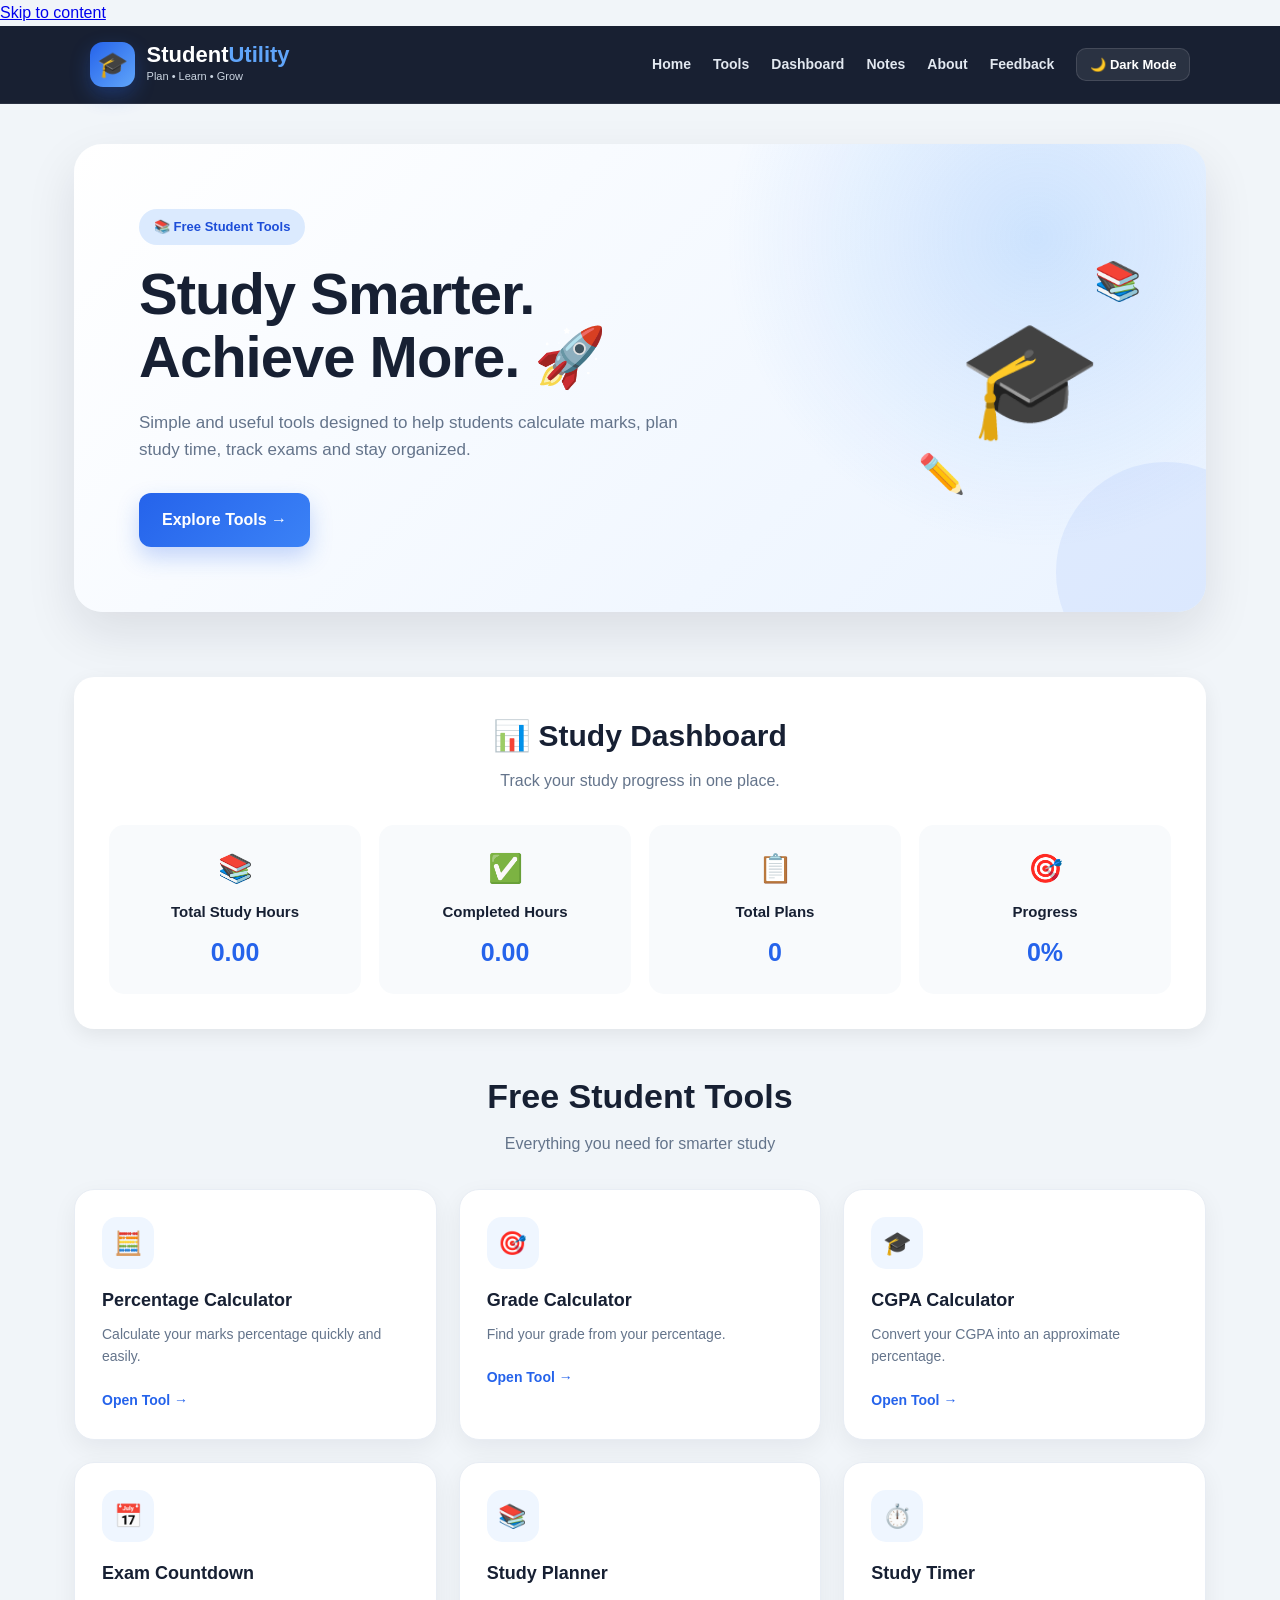
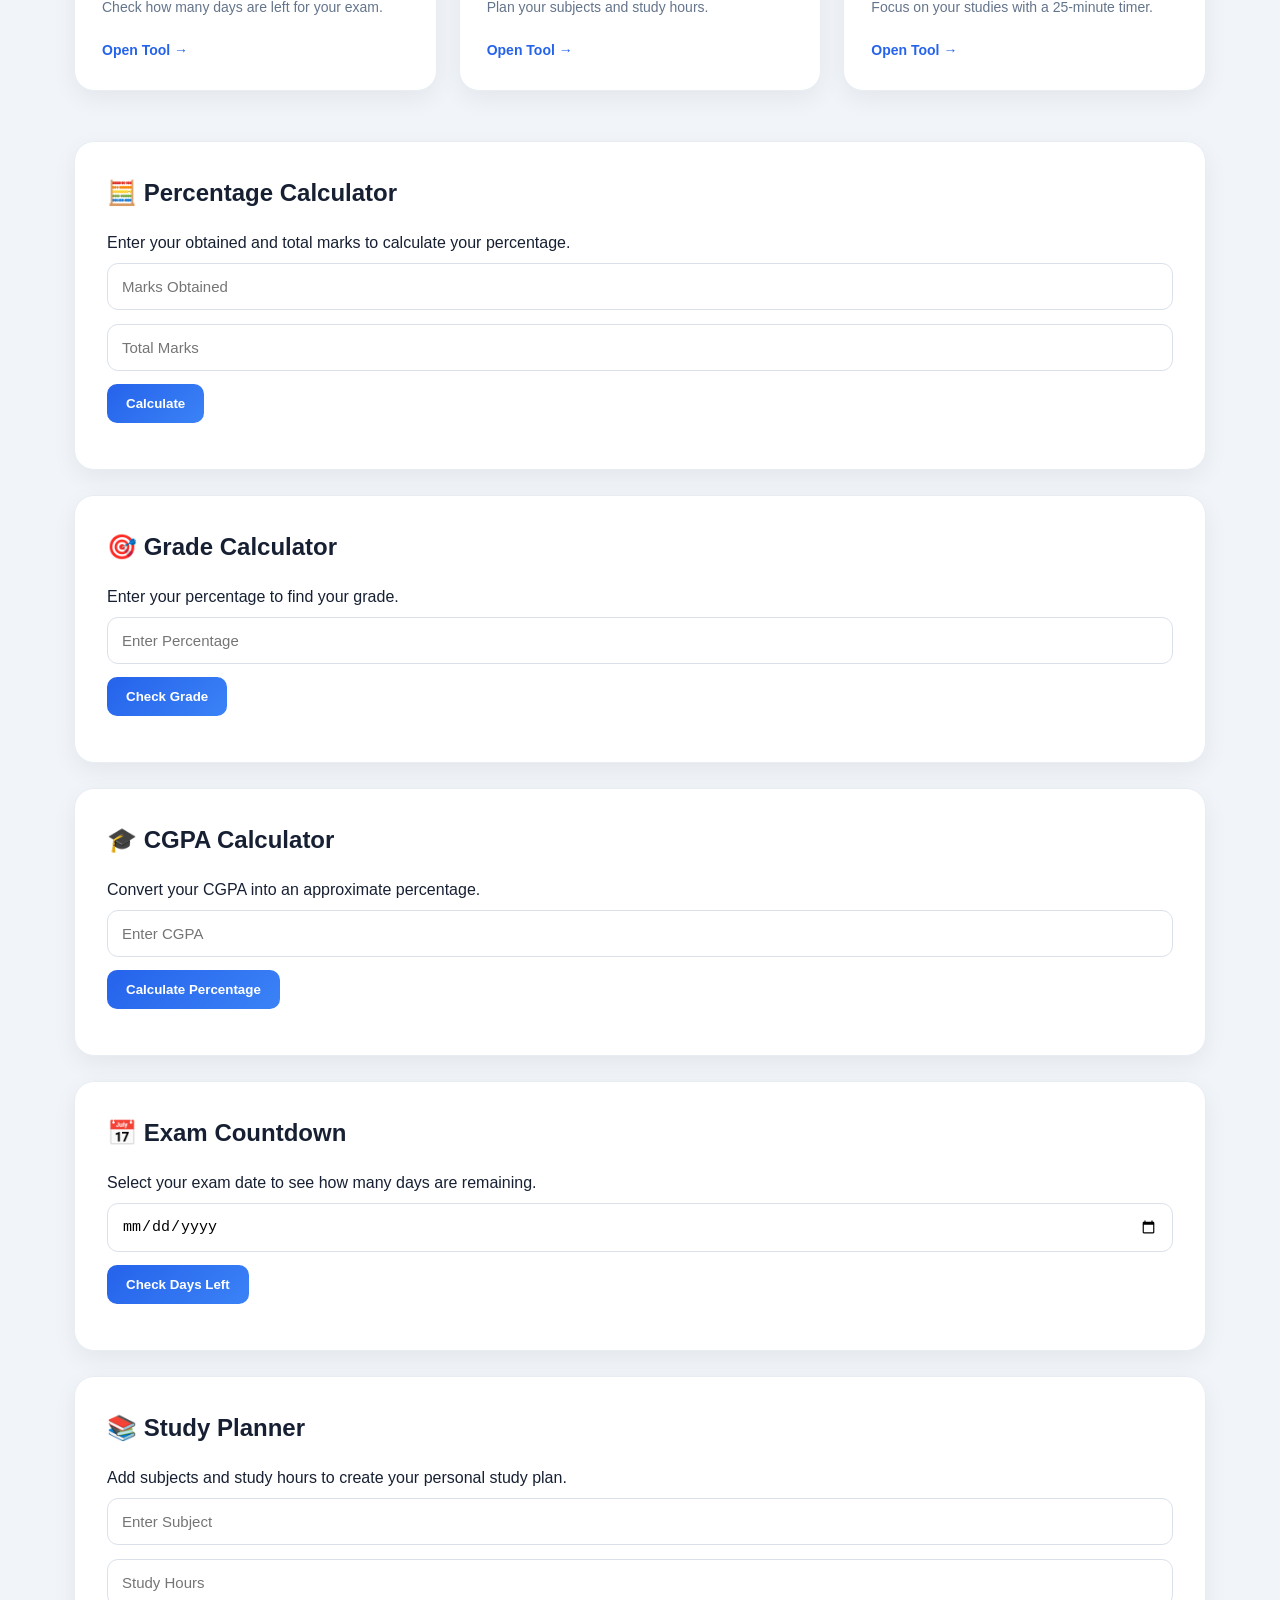
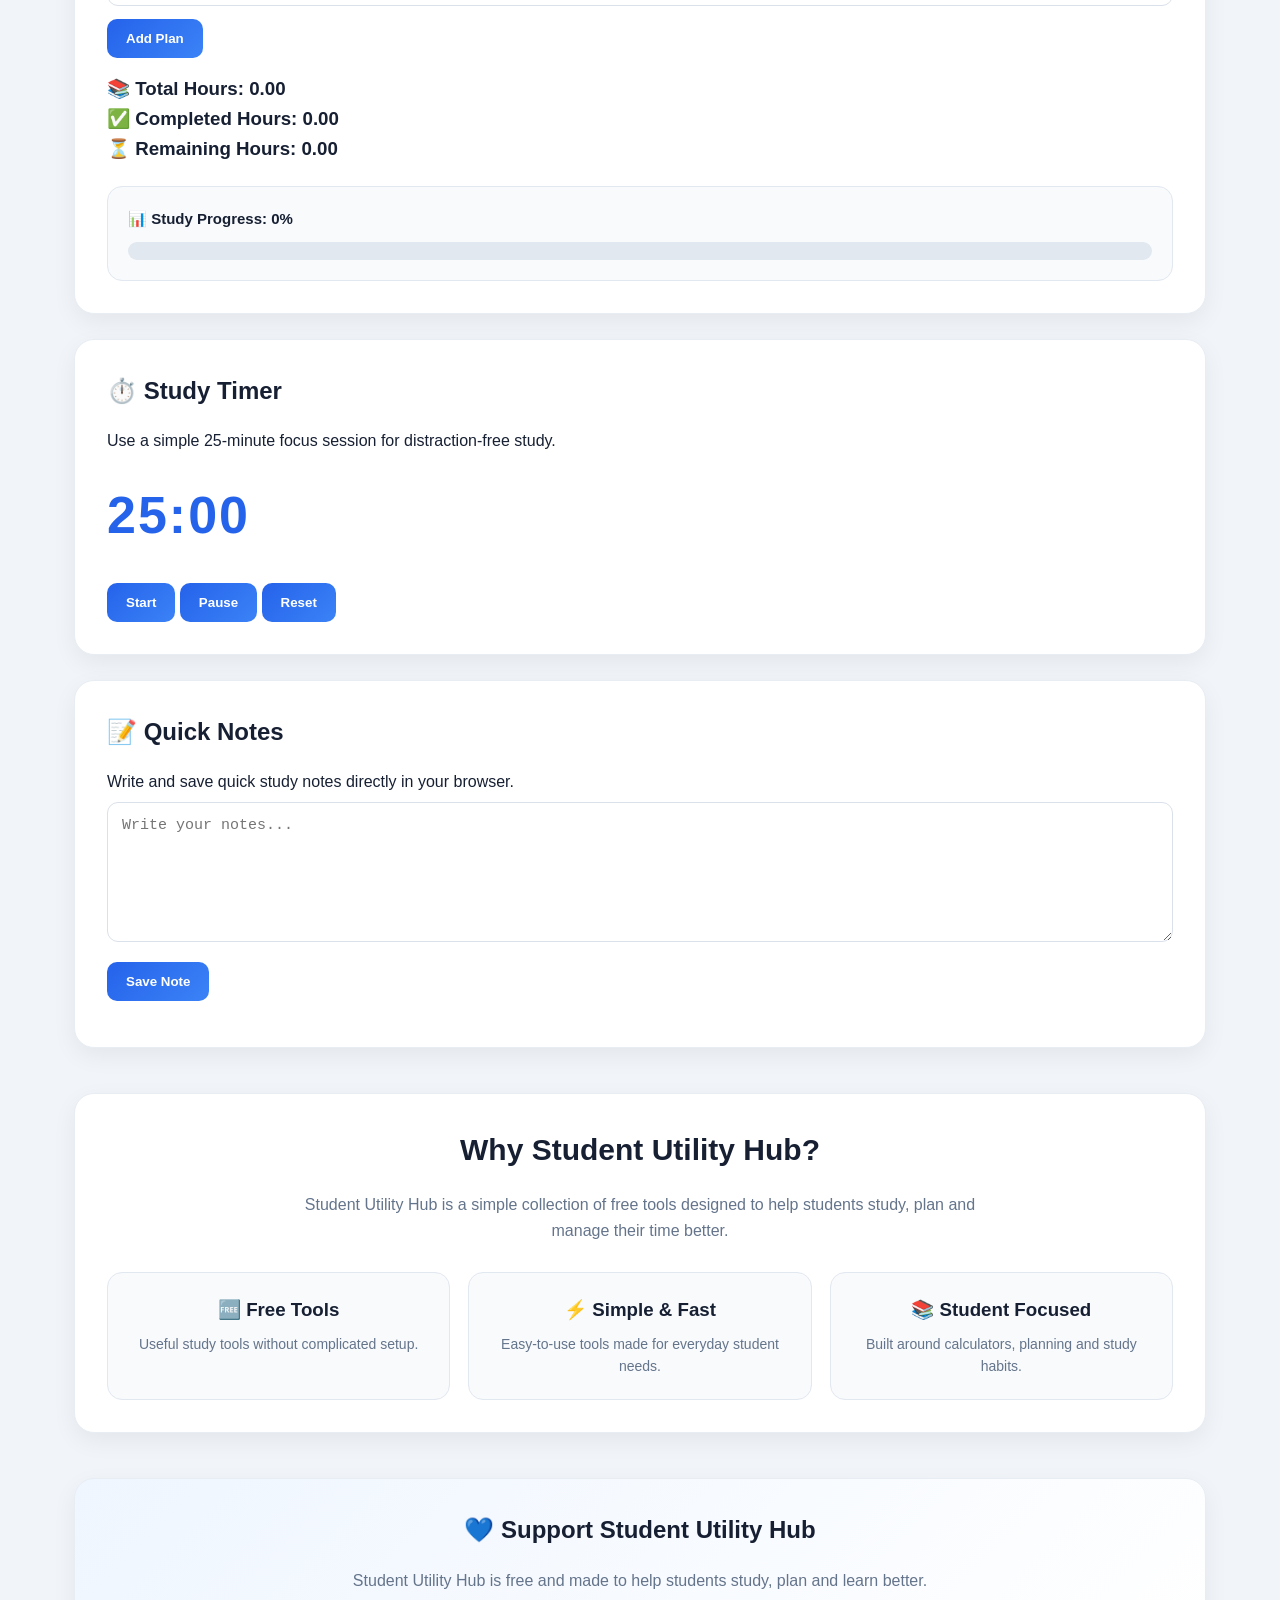
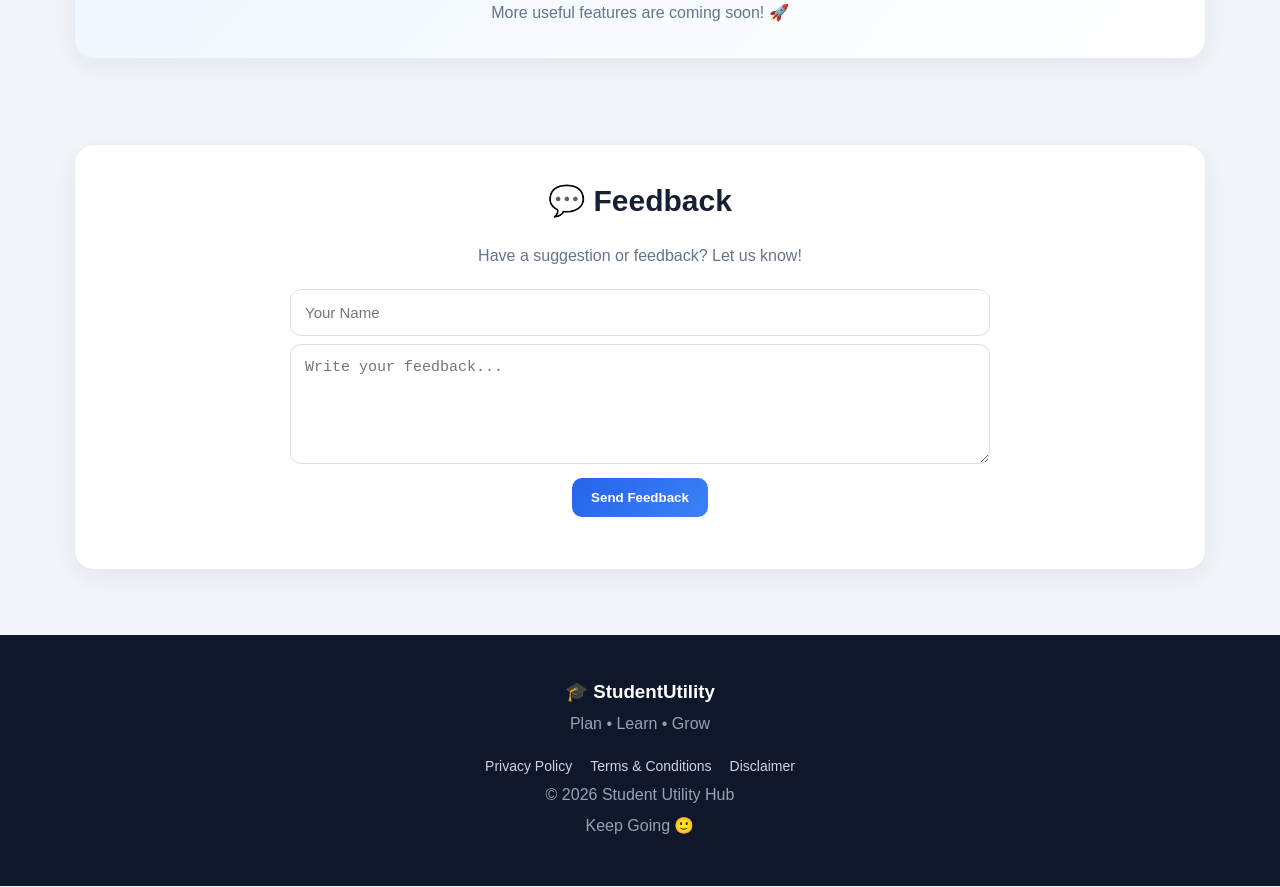
<file: index.html>
<!DOCTYPE html>
<html lang="en">

<head>
    <meta charset="UTF-8">

    <meta name="viewport"
        content="width=device-width, initial-scale=1.0">

    <!-- SEO -->
    <title>Student Utility Hub | Free Student Tools & Study Planner</title>
<link rel="icon" href="favicon.svg" type="image/svg+xml">
    <meta name="description"
        content="Student Utility Hub offers free student tools including percentage calculator, grade calculator, CGPA calculator, exam countdown, study planner, study timer and quick notes.">

    <meta name="keywords"
        content="student tools, percentage calculator, CGPA calculator, grade calculator, exam countdown, study planner, study timer, student calculator">

    <meta name="author"
        content="Student Utility Hub">

    <meta name="robots"
        content="index, follow">

    <meta name="googlebot"
        content="index, follow">

    <!-- Google Search Console Verification -->
    <meta name="google-site-verification"
        content="WSGTvMQneNK2S_D_7xHxpLK2YnnY4hCCUYfjPoecgow">

    <!-- Theme -->
    <meta name="theme-color"
        content="#17233a">

    <!-- Canonical URL -->
    <link rel="canonical"
        href="https://nirajsuthar0710.github.io/student-utility-hub/">

    <!-- Open Graph -->
    <meta property="og:title"
        content="Student Utility Hub | Free Student Tools">

    <meta property="og:description"
        content="Free calculators, study planner, study timer, exam countdown and quick notes for students.">

    <meta property="og:type"
        content="website">

    <meta property="og:url"
        content="https://nirajsuthar0710.github.io/student-utility-hub/">
<!-- Social Sharing -->

<meta property="og:site_name"
    content="Student Utility Hub">

<meta property="og:image"
    content="https://nirajsuthar0710.github.io/student-utility-hub/favicon.svg">

<meta name="twitter:card"
    content="summary">

<meta name="twitter:title"
    content="Student Utility Hub | Free Student Tools">

<meta name="twitter:description"
    content="Free calculators, study planner, study timer, exam countdown and quick notes for students.">

<meta name="twitter:image"
    content="https://nirajsuthar0710.github.io/student-utility-hub/favicon.svg">
    <!-- Stylesheet -->
    <link rel="stylesheet"
        href="style.css">

</head>


<body>

<!-- Accessibility -->
<a href="#main-content"
   class="skip-link">
    Skip to content
</a>


<!-- =========================
     HEADER
========================= -->

<header>

    <div class="brand">

        <div class="brand-icon">
            🎓
        </div>

        <div>

            <h1>
                Student<span>Utility</span>
            </h1>

            <p>
                Plan • Learn • Grow
            </p>

        </div>

    </div>


    <nav aria-label="Main navigation">

        <a href="#home">
            Home
        </a>

        <a href="#tools">
            Tools
        </a>
<a href="#dashboard">Dashboard</a>
        <a href="#notes">
            Notes
        </a>

        <a href="#about">
            About
        </a>

        <a href="#contact">
            Feedback
        </a>

        <button
            id="themeToggle"
            type="button"
            onclick="toggleTheme()"
            aria-label="Toggle dark mode">

            🌙 Dark Mode

        </button>

    </nav>

</header>



<!-- =========================
     MAIN
========================= -->

<main id="main-content">


    <!-- =========================
         HERO
    ========================= -->

    <section
        class="hero"
        id="home"
        aria-labelledby="hero-title">


        <div class="hero-content">

            <span class="badge">
                📚 Free Student Tools
            </span>


            <h2 id="hero-title">

                Study Smarter.<br>

                Achieve More. 🚀

            </h2>


            <p>

                Simple and useful tools designed to help
                students calculate marks, plan study time,
                track exams and stay organized.

            </p>


            <a
                href="#tools"
                class="hero-button">

                Explore Tools →

            </a>

        </div>


        <div
            class="hero-visual"
            aria-hidden="true">

            🎓

            <span>
                📚
            </span>

            <span>
                ✏️
            </span>

        </div>

    </section>
<!-- STUDY DASHBOARD -->

<section class="dashboard" id="dashboard">

    <h2>📊 Study Dashboard</h2>

    <p class="section-subtitle">
        Track your study progress in one place.
    </p>

    <div class="dashboard-cards">

        <div class="dashboard-card">
            <div class="dashboard-icon">📚</div>
            <h3>Total Study Hours</h3>
            <p id="dashboardHours">0</p>
        </div>

        <div class="dashboard-card">
            <div class="dashboard-icon">✅</div>
            <h3>Completed Hours</h3>
            <p id="dashboardCompleted">0</p>
        </div>

        <div class="dashboard-card">
            <div class="dashboard-icon">📋</div>
            <h3>Total Plans</h3>
            <p id="dashboardPlans">0</p>
        </div>

        <div class="dashboard-card">
            <div class="dashboard-icon">🎯</div>
            <h3>Progress</h3>
            <p id="dashboardProgress">0%</p>
        </div>

    </div>

</section>


    <!-- =========================
         TOOLS
    ========================= -->

    <section
        class="tools"
        id="tools"
        aria-labelledby="tools-title">


        <h2 id="tools-title">
            Free Student Tools
        </h2>


        <p class="section-subtitle">

            Everything you need for smarter study

        </p>


        <div class="tool-container">


            <!-- Percentage -->

            <article class="tool-card">

                <div class="tool-icon">
                    🧮
                </div>

                <h3>
                    Percentage Calculator
                </h3>

                <p>
                    Calculate your marks percentage
                    quickly and easily.
                </p>

                <a href="#percentage">
                    Open Tool →
                </a>

            </article>



            <!-- Grade -->

            <article class="tool-card">

                <div class="tool-icon">
                    🎯
                </div>

                <h3>
                    Grade Calculator
                </h3>

                <p>
                    Find your grade from your
                    percentage.
                </p>

                <a href="#grade">
                    Open Tool →
                </a>

            </article>



            <!-- CGPA -->

            <article class="tool-card">

                <div class="tool-icon">
                    🎓
                </div>

                <h3>
                    CGPA Calculator
                </h3>

                <p>
                    Convert your CGPA into an
                    approximate percentage.
                </p>

                <a href="#cgpa-section">
                    Open Tool →
                </a>

            </article>



            <!-- Exam Countdown -->

            <article class="tool-card">

                <div class="tool-icon">
                    📅
                </div>

                <h3>
                    Exam Countdown
                </h3>

                <p>
                    Check how many days are
                    left for your exam.
                </p>

                <a href="#countdown">
                    Open Tool →
                </a>

            </article>



            <!-- Study Planner -->

            <article class="tool-card">

                <div class="tool-icon">
                    📚
                </div>

                <h3>
                    Study Planner
                </h3>

                <p>
                    Plan your subjects and
                    study hours.
                </p>

                <a href="#planner">
                    Open Tool →
                </a>

            </article>



            <!-- Study Timer -->

            <article class="tool-card">

                <div class="tool-icon">
                    ⏱️
                </div>

                <h3>
                    Study Timer
                </h3>

                <p>
                    Focus on your studies with
                    a 25-minute timer.
                </p>

                <a href="#timer">
                    Open Tool →
                </a>

            </article>

        </div>

    </section>



    <!-- =========================
         PERCENTAGE CALCULATOR
    ========================= -->

    <section
        class="calculator"
        id="percentage"
        aria-labelledby="percentage-title">

        <h2 id="percentage-title">
            🧮 Percentage Calculator
        </h2>


        <p>
            Enter your obtained and total marks
            to calculate your percentage.
        </p>


        <input
            type="number"
            id="obtained"
            placeholder="Marks Obtained"
            min="0"
            aria-label="Marks obtained">


        <input
            type="number"
            id="total"
            placeholder="Total Marks"
            min="1"
            aria-label="Total marks">


        <button
            type="button"
            onclick="calculatePercentage()">

            Calculate

        </button>


        <h3 id="result"></h3>

    </section>



    <!-- =========================
         GRADE CALCULATOR
    ========================= -->

    <section
        class="calculator"
        id="grade"
        aria-labelledby="grade-title">

        <h2 id="grade-title">
            🎯 Grade Calculator
        </h2>


        <p>
            Enter your percentage to find your grade.
        </p>


        <input
            type="number"
            id="gradeMarks"
            placeholder="Enter Percentage"
            min="0"
            max="100"
            step="0.01"
            aria-label="Percentage">


        <button
            type="button"
            onclick="calculateGrade()">

            Check Grade

        </button>


        <h3 id="gradeResult"></h3>

    </section>



    <!-- =========================
         CGPA CALCULATOR
    ========================= -->

    <section
        class="calculator"
        id="cgpa-section"
        aria-labelledby="cgpa-title">

        <h2 id="cgpa-title">
            🎓 CGPA Calculator
        </h2>


        <p>
            Convert your CGPA into an approximate
            percentage.
        </p>


        <input
            type="number"
            id="cgpaInput"
            min="0"
            max="10"
            step="0.01"
            placeholder="Enter CGPA"
            aria-label="CGPA">


        <button
            type="button"
            onclick="calculateCGPA()">

            Calculate Percentage

        </button>


        <h3 id="cgpaResult"></h3>

    </section>



    <!-- =========================
         EXAM COUNTDOWN
    ========================= -->

    <section
        class="calculator"
        id="countdown"
        aria-labelledby="countdown-title">

        <h2 id="countdown-title">
            📅 Exam Countdown
        </h2>


        <p>
            Select your exam date to see how many
            days are remaining.
        </p>


        <input
            type="date"
            id="examDate"
            aria-label="Exam date">


        <button
            type="button"
            onclick="calculateCountdown()">

            Check Days Left

        </button>


        <h3 id="countdownResult"></h3>

    </section>



    <!-- =========================
         STUDY PLANNER
    ========================= -->

    <section
        class="planner"
        id="planner"
        aria-labelledby="planner-title">

        <h2 id="planner-title">
            📚 Study Planner
        </h2>


        <p>
            Add subjects and study hours to create
            your personal study plan.
        </p>


        <input
            type="text"
            id="subject"
            placeholder="Enter Subject"
            aria-label="Subject">


        <input
            type="number"
            id="hours"
            placeholder="Study Hours"
            min="0"
            step="0.5"
            aria-label="Study hours">


        <button
            type="button"
            onclick="addPlan()">

            Add Plan

        </button>


        <div id="planList"></div>


        <h3 id="totalHours">
            Total Study Hours: 0
        </h3>


        <div class="progress-box">

            <p id="progressText">
                📊 Study Progress: 0%
            </p>


            <div class="progress-bar">

                <div id="progressFill"></div>

            </div>

        </div>

    </section>



    <!-- =========================
         STUDY TIMER
    ========================= -->

    <section
        class="timer"
        id="timer"
        aria-labelledby="timer-title">

        <h2 id="timer-title">
            ⏱️ Study Timer
        </h2>


        <p>
            Use a simple 25-minute focus session
            for distraction-free study.
        </p>


        <div id="time">
            25:00
        </div>


        <button
            type="button"
            onclick="startTimer()">

            Start

        </button>


        <button
            type="button"
            onclick="pauseTimer()">

            Pause

        </button>


        <button
            type="button"
            onclick="resetTimer()">

            Reset

        </button>

    </section>



    <!-- =========================
         QUICK NOTES
    ========================= -->

    <section
        class="notes"
        id="notes"
        aria-labelledby="notes-title">

        <h2 id="notes-title">
            📝 Quick Notes
        </h2>


        <p>
            Write and save quick study notes
            directly in your browser.
        </p>


        <textarea
            id="noteText"
            placeholder="Write your notes..."
            aria-label="Quick notes"></textarea>


        <button
            type="button"
            onclick="saveNote()">

            Save Note

        </button>


        <p id="noteStatus"></p>

    </section>



    <!-- =========================
         ABOUT
    ========================= -->

    <section
        class="about"
        id="about"
        aria-labelledby="about-title">

        <h2 id="about-title">
            Why Student Utility Hub?
        </h2>


        <p>

            Student Utility Hub is a simple collection
            of free tools designed to help students
            study, plan and manage their time better.

        </p>


        <div class="about-cards">


            <div class="about-card">

                <h3>
                    🆓 Free Tools
                </h3>

                <p>
                    Useful study tools without
                    complicated setup.
                </p>

            </div>


            <div class="about-card">

                <h3>
                    ⚡ Simple & Fast
                </h3>

                <p>
                    Easy-to-use tools made for
                    everyday student needs.
                </p>

            </div>


            <div class="about-card">

                <h3>
                    📚 Student Focused
                </h3>

                <p>
                    Built around calculators,
                    planning and study habits.
                </p>

            </div>

        </div>

    </section>



    <!-- =========================
         SUPPORT
    ========================= -->

    <section
        class="support"
        aria-labelledby="support-title">

        <h2 id="support-title">
            💙 Support Student Utility Hub
        </h2>


        <p>

            Student Utility Hub is free and made
            to help students study, plan and
            learn better.

        </p>


        <p>

            More useful features are coming soon! 🚀

        </p>

    </section>

</main>



<!-- =========================
     CONTACT / FEEDBACK
========================= -->

<section
    class="contact"
    id="contact"
    aria-labelledby="contact-title">

    <h2 id="contact-title">
        💬 Feedback
    </h2>


    <p>

        Have a suggestion or feedback?
        Let us know!

    </p>


    <input
        type="text"
        id="feedbackName"
        placeholder="Your Name"
        aria-label="Your name">


    <textarea
        id="feedbackText"
        placeholder="Write your feedback..."
        aria-label="Feedback"></textarea>


    <button
        type="button"
        onclick="sendFeedback()">

        Send Feedback

    </button>


    <p id="feedbackStatus"></p>

</section>



<!-- =========================
     FOOTER
========================= -->

<footer>

    <div>

        <h3>
            🎓 StudentUtility
        </h3>


        <p>
            Plan • Learn • Grow
        </p>

    </div>


    <div class="footer-links">

        <a href="privacy.html">
            Privacy Policy
        </a>


        <a href="terms.html">
            Terms & Conditions
        </a>


        <a href="disclaimer.html">
            Disclaimer
        </a>

    </div>


    <p>
        © 2026 Student Utility Hub
    </p>


    <p>
        Keep Going 🙂
    </p>

</footer>



<!-- JavaScript -->

<script src="script.js?v=2"></script>
</body>

</html>
</file>
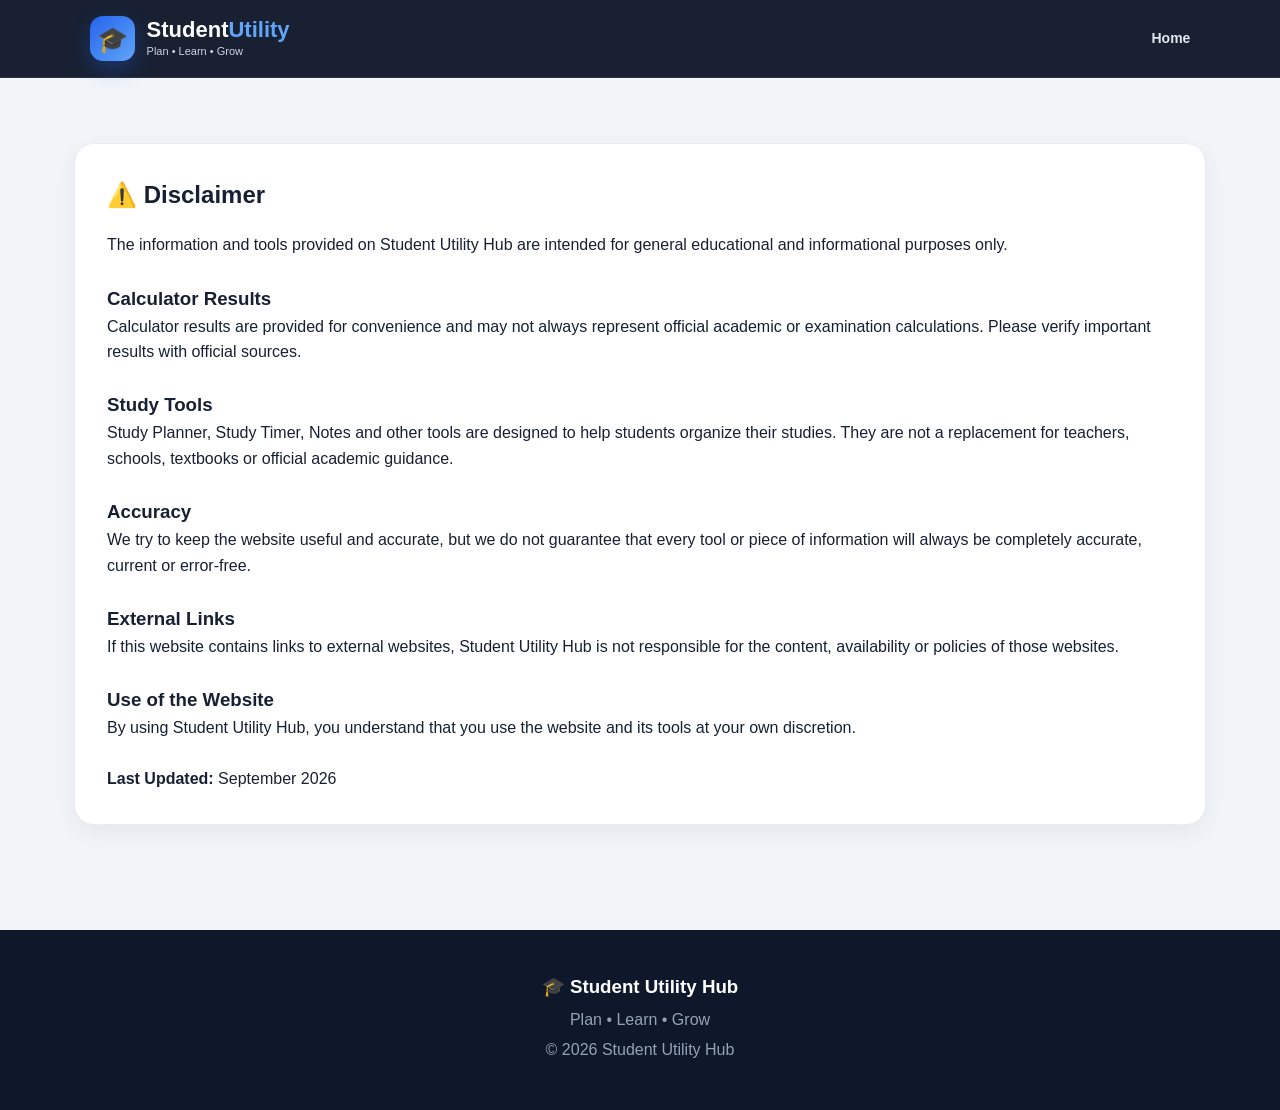
<file: disclaimer.html>
<!DOCTYPE html>
<html lang="en">

<head>
    <meta charset="UTF-8">

    <meta name="viewport"
        content="width=device-width, initial-scale=1.0">

    <meta name="description"
        content="Disclaimer for Student Utility Hub.">

    <title>Disclaimer - Student Utility Hub</title>

    <link rel="stylesheet" href="style.css">
</head>

<body>

<header>

    <div class="brand">

        <div class="brand-icon">🎓</div>

        <div>
            <h1>Student<span>Utility</span></h1>
            <p>Plan • Learn • Grow</p>
        </div>

    </div>

    <nav>
        <a href="index.html">Home</a>
    </nav>

</header>

<main>

    <section class="calculator">

        <h2>⚠️ Disclaimer</h2>

        <p>
            The information and tools provided on Student Utility Hub
            are intended for general educational and informational
            purposes only.
        </p>

        <br>

        <h3>Calculator Results</h3>

        <p>
            Calculator results are provided for convenience and may
            not always represent official academic or examination
            calculations. Please verify important results with
            official sources.
        </p>

        <br>

        <h3>Study Tools</h3>

        <p>
            Study Planner, Study Timer, Notes and other tools are
            designed to help students organize their studies.
            They are not a replacement for teachers, schools,
            textbooks or official academic guidance.
        </p>

        <br>

        <h3>Accuracy</h3>

        <p>
            We try to keep the website useful and accurate, but we
            do not guarantee that every tool or piece of information
            will always be completely accurate, current or error-free.
        </p>

        <br>

        <h3>External Links</h3>

        <p>
            If this website contains links to external websites,
            Student Utility Hub is not responsible for the content,
            availability or policies of those websites.
        </p>

        <br>

        <h3>Use of the Website</h3>

        <p>
            By using Student Utility Hub, you understand that you
            use the website and its tools at your own discretion.
        </p>

        <br>

        <p>
            <strong>Last Updated:</strong> September 2026
        </p>

    </section>

</main>

<footer>

    <h3>🎓 Student Utility Hub</h3>

    <p>Plan • Learn • Grow</p>

    <p>© 2026 Student Utility Hub</p>

</footer>

</body>

</html>
</file>
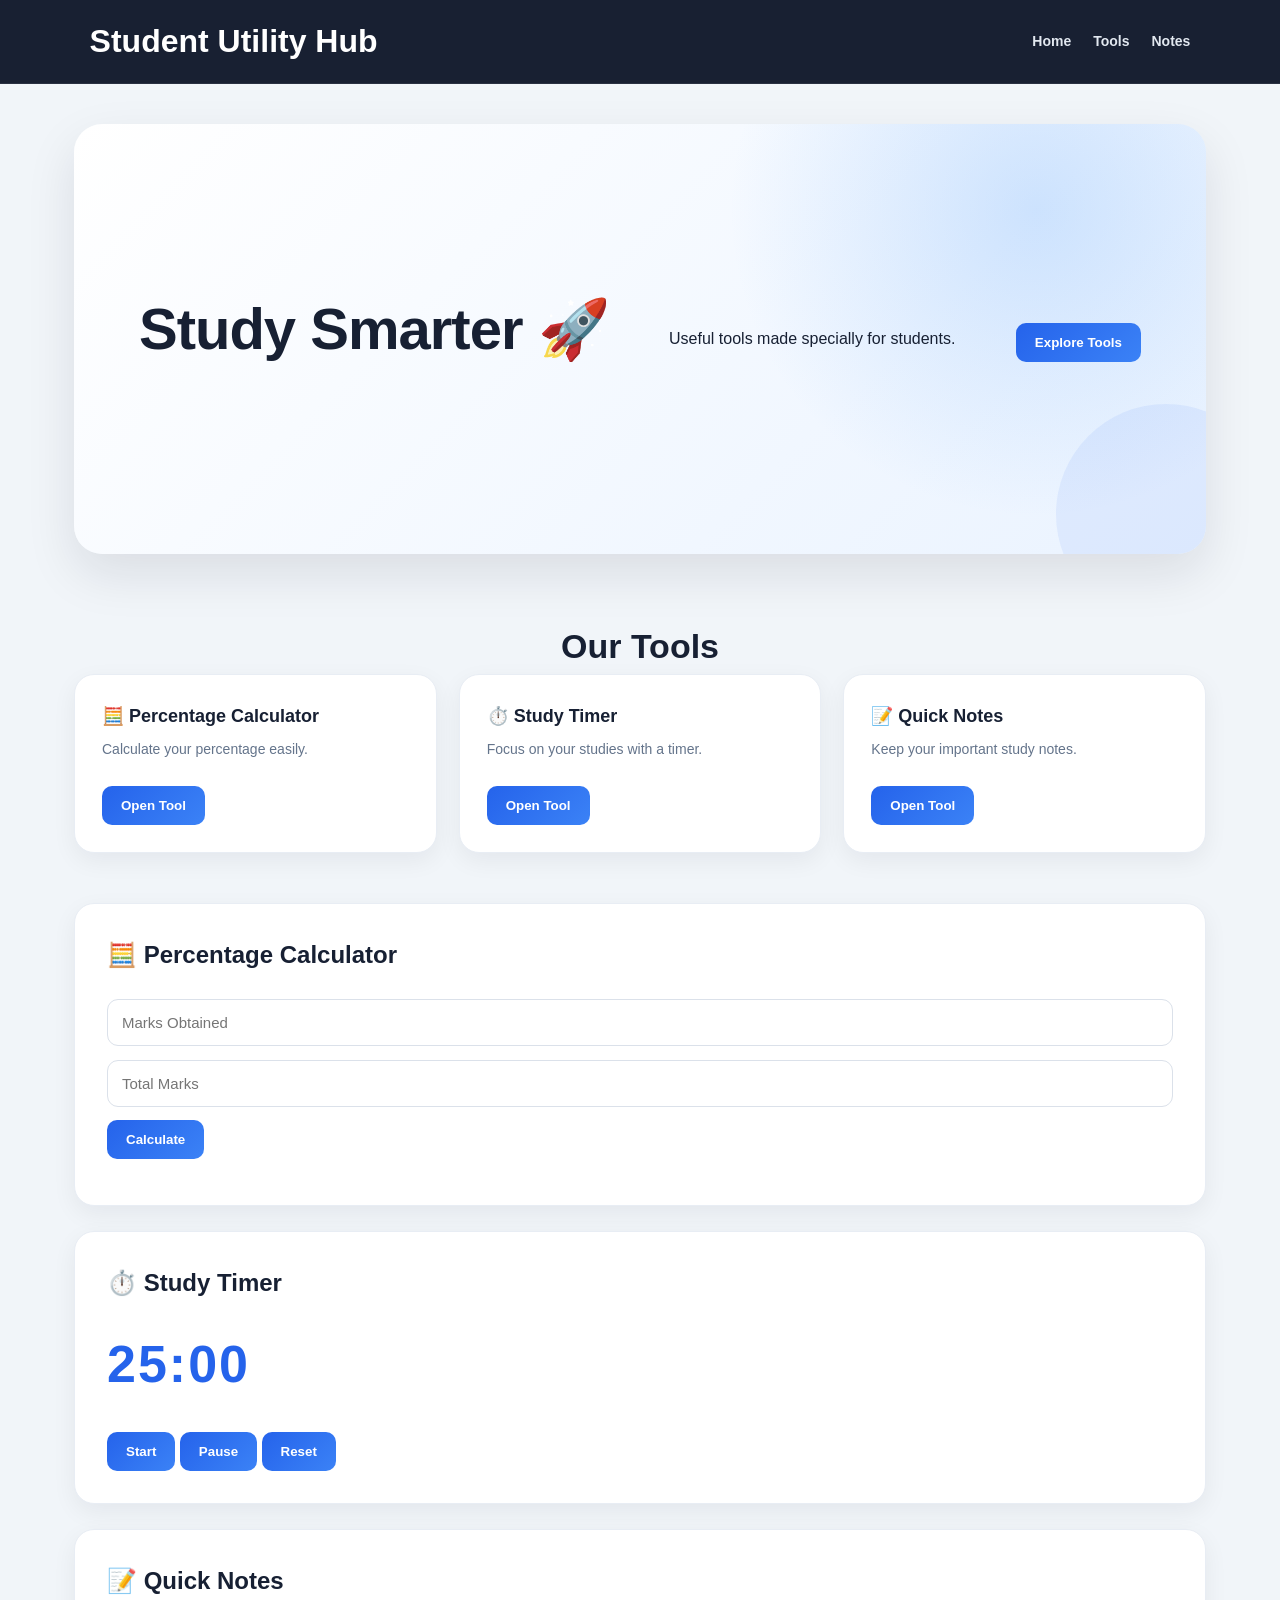
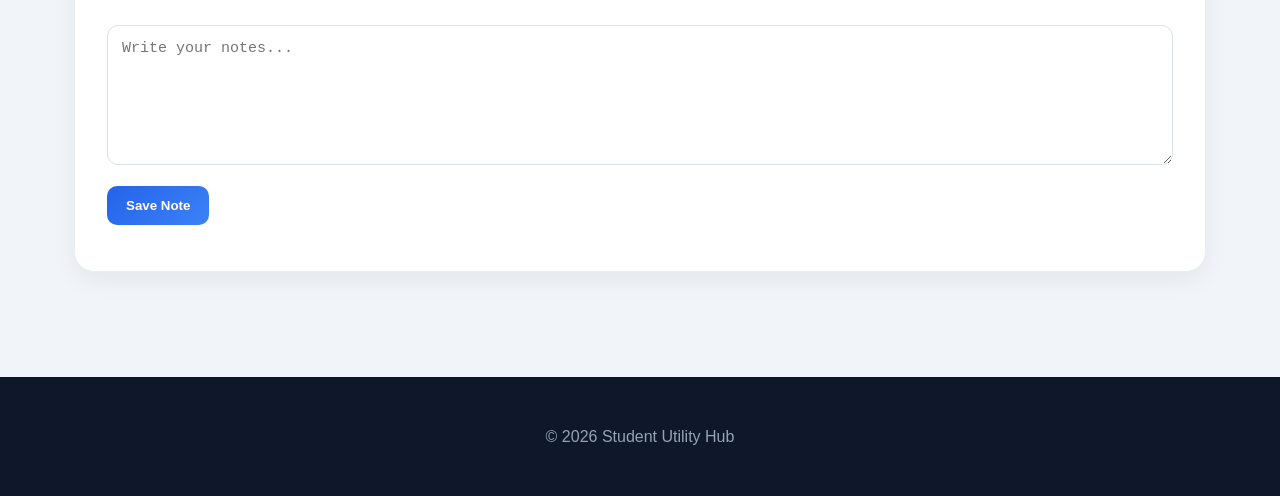
<file: intex.html>
<!DOCTYPE html>
<html lang="en">

<head>
    <meta charset="UTF-8">
    <meta name="viewport" content="width=device-width, initial-scale=1.0">
    <title>Student Utility Hub</title>
    <link rel="stylesheet" href="style.css">
</head>

<body>

<header>
    <h1>Student Utility Hub</h1>

    <nav>
        <a href="#home">Home</a>
        <a href="#tools">Tools</a>
        <a href="#notes">Notes</a>
    </nav>
</header>

<main>

    <section class="hero" id="home">        <h2>Study Smarter 🚀</h2>
        <p>Useful tools made specially for students.</p>
        <button onclick="showMessage()">Explore Tools</button>
    </section>

    <section class="tools" id="tools">        <h2>Our Tools</h2>

        <div class="tool-container">

            <div class="tool-card">
                <h3>🧮 Percentage Calculator</h3>
                <p>Calculate your percentage easily.</p>
                <button>Open Tool</button>
            </div>

            <div class="tool-card">
                <h3>⏱️ Study Timer</h3>
                <p>Focus on your studies with a timer.</p>
                <button>Open Tool</button>
            </div>

            <div class="tool-card">
                <h3>📝 Quick Notes</h3>
                <p>Keep your important study notes.</p>
                <button>Open Tool</button>
            </div>

        </div>
    </section>

    <section class="calculator">
        <h2>🧮 Percentage Calculator</h2>

        <input type="number" id="obtained" placeholder="Marks Obtained">

        <input type="number" id="total" placeholder="Total Marks">

        <button onclick="calculatePercentage()">Calculate</button>

        <h3 id="result"></h3>
    </section>

    <section class="timer">
        <h2>⏱️ Study Timer</h2>

        <div id="time">25:00</div>

        <button onclick="startTimer()">Start</button>
        <button onclick="pauseTimer()">Pause</button>
        <button onclick="resetTimer()">Reset</button>
    </section>

    <section class="notes" id="notes">
        <h2>📝 Quick Notes</h2>

        <textarea id="noteText" placeholder="Write your notes..."></textarea>

        <button onclick="saveNote()">Save Note</button>

        <p id="noteStatus"></p>
    </section>

</main>

<footer>
    <p>© 2026 Student Utility Hub</p>
</footer>

<script src="script.js"></script>

</body>
</html>
</file>
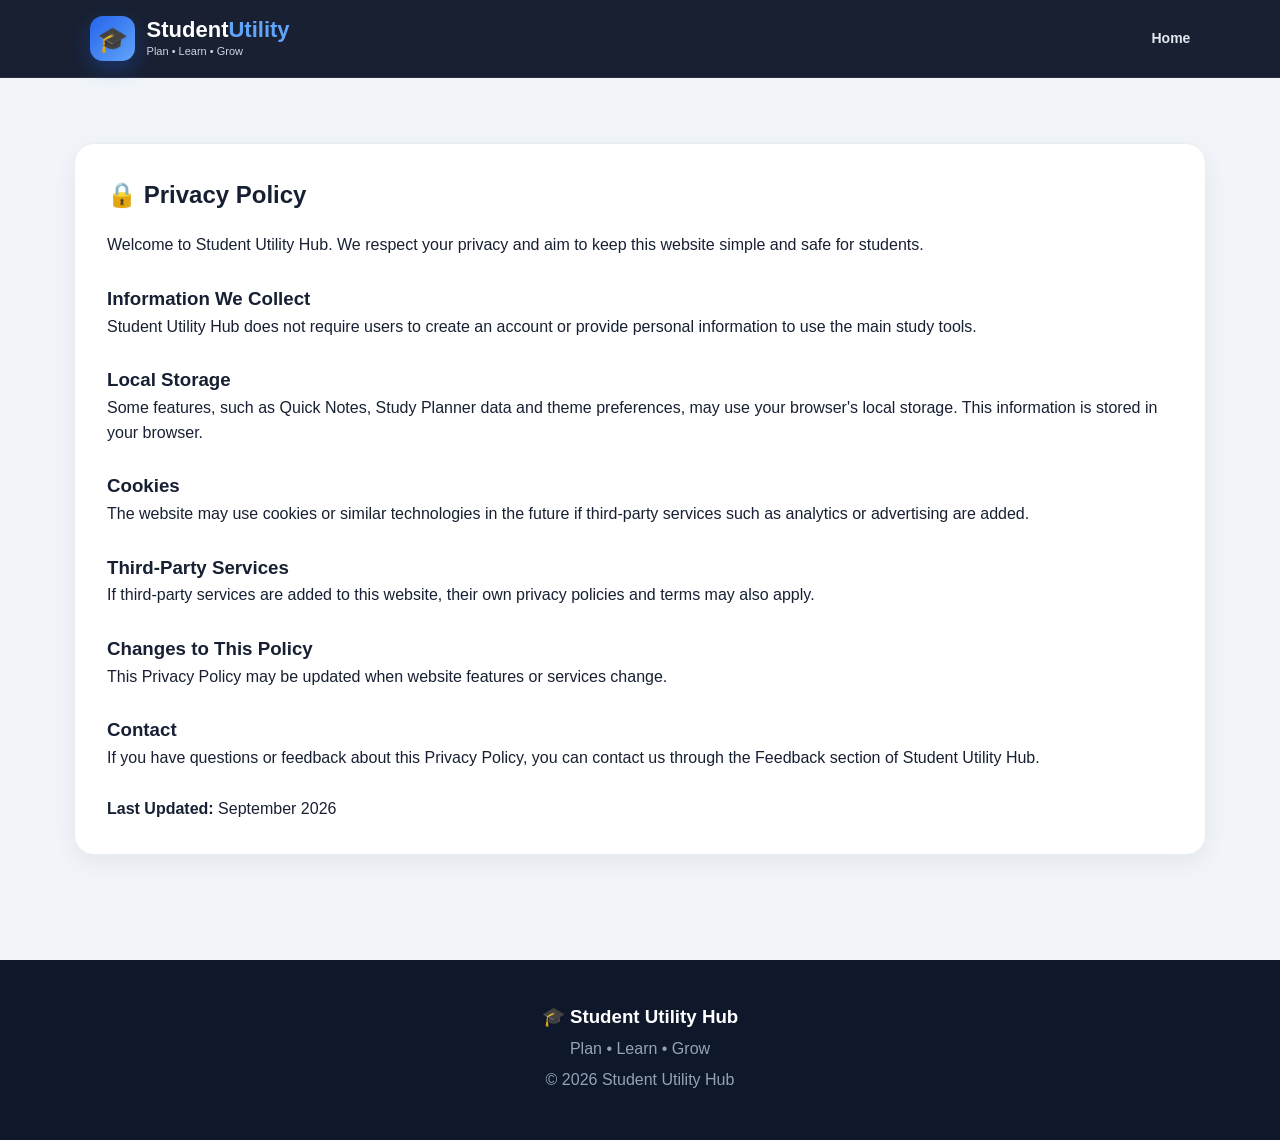
<file: privacy.html>
<!DOCTYPE html>
<html lang="en">

<head>
    <meta charset="UTF-8">

    <meta name="viewport"
        content="width=device-width, initial-scale=1.0">

    <meta name="description"
        content="Privacy Policy for Student Utility Hub.">

    <title>Privacy Policy - Student Utility Hub</title>

    <link rel="stylesheet" href="style.css">
</head>

<body>

<header>

    <div class="brand">
        <div class="brand-icon">🎓</div>

        <div>
            <h1>Student<span>Utility</span></h1>
            <p>Plan • Learn • Grow</p>
        </div>
    </div>

    <nav>
        <a href="index.html">Home</a>
    </nav>

</header>

<main>

    <section class="calculator">

        <h2>🔒 Privacy Policy</h2>

        <p>
            Welcome to Student Utility Hub. We respect your privacy
            and aim to keep this website simple and safe for students.
        </p>

        <br>

        <h3>Information We Collect</h3>

        <p>
            Student Utility Hub does not require users to create an
            account or provide personal information to use the main
            study tools.
        </p>

        <br>

        <h3>Local Storage</h3>

        <p>
            Some features, such as Quick Notes, Study Planner data
            and theme preferences, may use your browser's local
            storage. This information is stored in your browser.
        </p>

        <br>

        <h3>Cookies</h3>

        <p>
            The website may use cookies or similar technologies in
            the future if third-party services such as analytics or
            advertising are added.
        </p>

        <br>

        <h3>Third-Party Services</h3>

        <p>
            If third-party services are added to this website,
            their own privacy policies and terms may also apply.
        </p>

        <br>

        <h3>Changes to This Policy</h3>

        <p>
            This Privacy Policy may be updated when website features
            or services change.
        </p>

        <br>

        <h3>Contact</h3>

        <p>
            If you have questions or feedback about this Privacy
            Policy, you can contact us through the Feedback section
            of Student Utility Hub.
        </p>

        <br>

        <p>
            <strong>Last Updated:</strong> September 2026
        </p>

    </section>

</main>

<footer>

    <h3>🎓 Student Utility Hub</h3>

    <p>Plan • Learn • Grow</p>

    <p>© 2026 Student Utility Hub</p>

</footer>

</body>

</html>
</file>
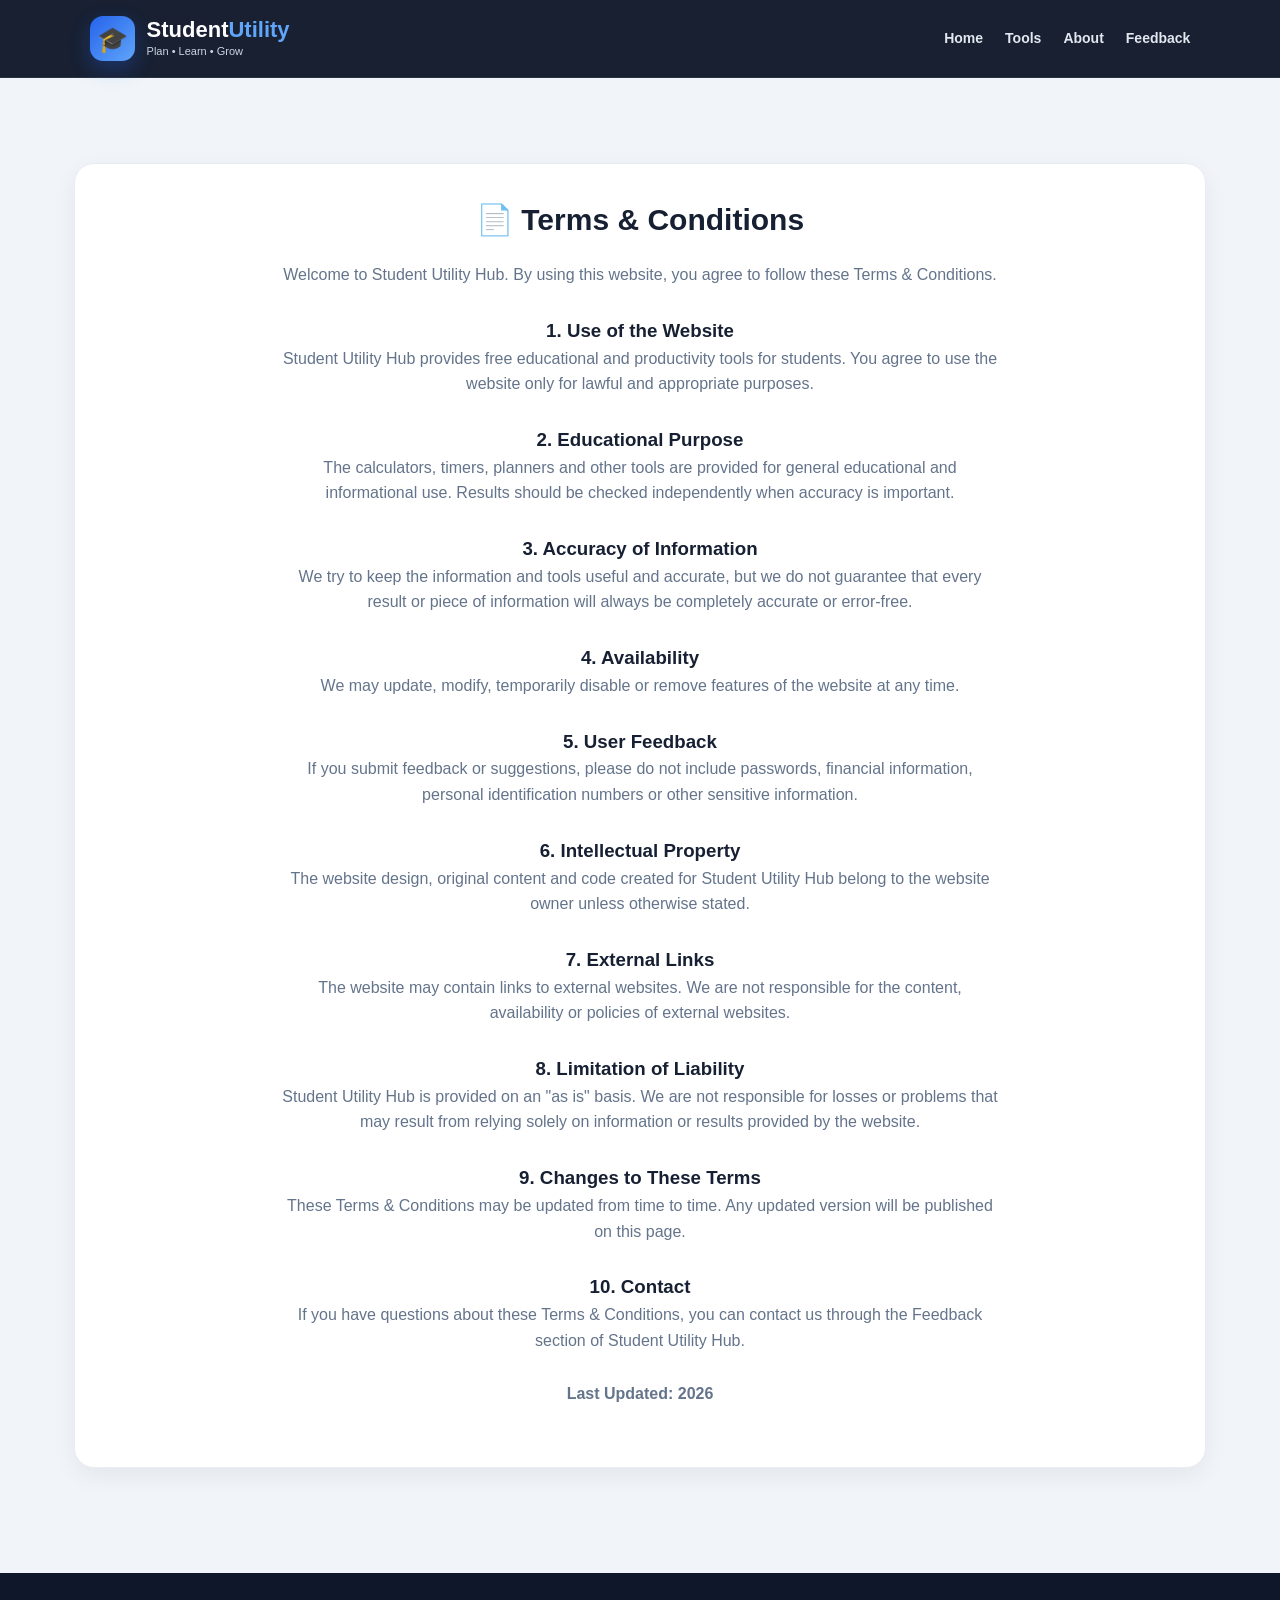
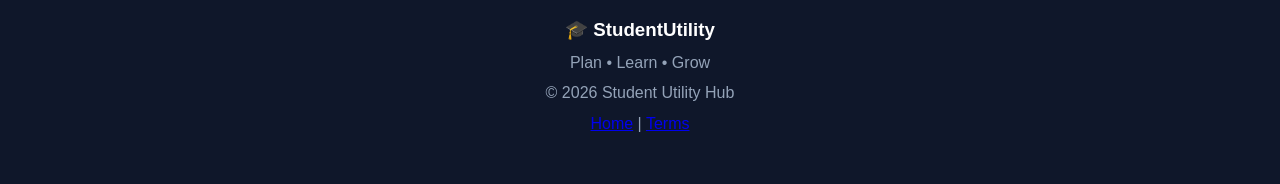
<file: terms.html>
<!DOCTYPE html>
<html lang="en">

<head>
    <meta charset="UTF-8">

    <meta name="viewport"
        content="width=device-width, initial-scale=1.0">

    <meta name="description"
        content="Terms and Conditions for Student Utility Hub.">

    <title>Terms & Conditions - Student Utility Hub</title>

    <link rel="stylesheet" href="style.css">
</head>

<body>

<header>

    <div class="brand">

        <div class="brand-icon">🎓</div>

        <div>
            <h1>Student<span>Utility</span></h1>
            <p>Plan • Learn • Grow</p>
        </div>

    </div>

    <nav>
        <a href="index.html">Home</a>
        <a href="index.html#tools">Tools</a>
        <a href="index.html#about">About</a>
        <a href="index.html#contact">Feedback</a>
    </nav>

</header>


<main>

<section class="about">

    <h2>📄 Terms & Conditions</h2>

    <p>
        Welcome to Student Utility Hub. By using this website,
        you agree to follow these Terms & Conditions.
    </p>


    <h3>1. Use of the Website</h3>

    <p>
        Student Utility Hub provides free educational and
        productivity tools for students. You agree to use the
        website only for lawful and appropriate purposes.
    </p>


    <h3>2. Educational Purpose</h3>

    <p>
        The calculators, timers, planners and other tools are
        provided for general educational and informational use.
        Results should be checked independently when accuracy
        is important.
    </p>


    <h3>3. Accuracy of Information</h3>

    <p>
        We try to keep the information and tools useful and
        accurate, but we do not guarantee that every result or
        piece of information will always be completely accurate
        or error-free.
    </p>


    <h3>4. Availability</h3>

    <p>
        We may update, modify, temporarily disable or remove
        features of the website at any time.
    </p>


    <h3>5. User Feedback</h3>

    <p>
        If you submit feedback or suggestions, please do not
        include passwords, financial information, personal
        identification numbers or other sensitive information.
    </p>


    <h3>6. Intellectual Property</h3>

    <p>
        The website design, original content and code created
        for Student Utility Hub belong to the website owner
        unless otherwise stated.
    </p>


    <h3>7. External Links</h3>

    <p>
        The website may contain links to external websites.
        We are not responsible for the content, availability
        or policies of external websites.
    </p>


    <h3>8. Limitation of Liability</h3>

    <p>
        Student Utility Hub is provided on an "as is" basis.
        We are not responsible for losses or problems that may
        result from relying solely on information or results
        provided by the website.
    </p>


    <h3>9. Changes to These Terms</h3>

    <p>
        These Terms & Conditions may be updated from time to
        time. Any updated version will be published on this
        page.
    </p>


    <h3>10. Contact</h3>

    <p>
        If you have questions about these Terms & Conditions,
        you can contact us through the Feedback section of
        Student Utility Hub.
    </p>


    <p>
        <strong>Last Updated: 2026</strong>
    </p>

</section>

</main>


<footer>

    <div>
        <h3>🎓 StudentUtility</h3>
        <p>Plan • Learn • Grow</p>
    </div>

    <p>© 2026 Student Utility Hub</p>

    <p>
        <a href="index.html">Home</a> |
        <a href="terms.html">Terms</a>
    </p>

</footer>

</body>

</html>
</file>
<file: style.css>
/* =========================================
   STUDENT UTILITY HUB
   PROFESSIONAL STYLE
========================================= */

* {
    box-sizing: border-box;
    margin: 0;
    padding: 0;
}

html {
    scroll-behavior: smooth;
}

body {
    font-family: Arial, Helvetica, sans-serif;
    background: #f1f5f9;
    color: #172033;
    line-height: 1.6;
    transition: background 0.3s ease, color 0.3s ease;
}

/* =========================================
   HEADER
========================================= */

header {
    position: sticky;
    top: 0;
    z-index: 1000;

    background: rgba(15, 23, 42, 0.96);
    backdrop-filter: blur(12px);

    color: white;
    padding: 16px 7%;

    display: flex;
    align-items: center;
    justify-content: space-between;

    border-bottom: 1px solid rgba(255,255,255,0.08);
}

.brand {
    display: flex;
    align-items: center;
    gap: 12px;
}

.brand-icon {
    width: 45px;
    height: 45px;

    display: flex;
    align-items: center;
    justify-content: center;

    background: linear-gradient(135deg, #2563eb, #60a5fa);
    border-radius: 13px;

    font-size: 25px;

    box-shadow: 0 8px 20px rgba(37, 99, 235, 0.3);
}

.brand h1 {
    font-size: 22px;
    line-height: 1.2;
}

.brand h1 span {
    color: #60a5fa;
}

.brand p {
    font-size: 11px;
    color: #cbd5e1;
}

nav {
    display: flex;
    align-items: center;
    gap: 22px;
}

nav a {
    color: #e2e8f0;
    text-decoration: none;
    font-weight: bold;
    font-size: 14px;

    transition: color 0.2s ease;
}

nav a:hover {
    color: #60a5fa;
}

/* DARK MODE BUTTON */

#themeToggle {
    width: auto;
    margin: 0;
    padding: 8px 13px;

    background: rgba(255,255,255,0.08);
    border: 1px solid rgba(255,255,255,0.12);

    font-size: 13px;
}

#themeToggle:hover {
    background: rgba(255,255,255,0.15);
    transform: none;
}

/* =========================================
   MAIN
========================================= */

main {
    max-width: 1180px;
    margin: auto;
    padding: 40px 24px;
}

/* =========================================
   HERO
========================================= */

.hero {
    min-height: 430px;

    background:
        radial-gradient(circle at 85% 20%, rgba(96,165,250,0.25), transparent 30%),
        linear-gradient(135deg, #ffffff, #eaf3ff);

    border-radius: 28px;

    padding: 65px;

    display: flex;
    align-items: center;
    justify-content: space-between;

    box-shadow:
        0 20px 50px rgba(15, 23, 42, 0.10);

    margin-bottom: 65px;

    overflow: hidden;
    position: relative;
}

.hero::before {
    content: "";

    position: absolute;
    width: 220px;
    height: 220px;

    background: rgba(37, 99, 235, 0.08);

    border-radius: 50%;

    right: -70px;
    bottom: -70px;
}

.hero-content {
    max-width: 650px;
    position: relative;
    z-index: 2;
}

.badge {
    display: inline-block;

    background: #dbeafe;
    color: #1d4ed8;

    padding: 8px 15px;
    border-radius: 30px;

    font-size: 13px;
    font-weight: bold;

    margin-bottom: 18px;
}

.hero h2 {
    font-size: clamp(38px, 5vw, 58px);
    line-height: 1.08;

    margin-bottom: 20px;

    letter-spacing: -1px;
}

.hero-content > p {
    color: #64748b;
    font-size: 17px;

    max-width: 570px;
    margin-bottom: 30px;
}

.hero-button {
    display: inline-block;

    background: linear-gradient(135deg, #2563eb, #3b82f6);

    color: white;

    padding: 14px 23px;
    border-radius: 12px;

    text-decoration: none;
    font-weight: bold;

    box-shadow: 0 10px 22px rgba(37, 99, 235, 0.25);

    transition: all 0.25s ease;
}

.hero-button:hover {
    transform: translateY(-3px);
    box-shadow: 0 15px 28px rgba(37, 99, 235, 0.32);
}

.hero-visual {
    font-size: 115px;

    position: relative;
    padding: 40px;

    animation: float 3s ease-in-out infinite;
}

.hero-visual span {
    position: absolute;
    font-size: 38px;
}

.hero-visual span:first-of-type {
    top: 5px;
    right: 0;
}

.hero-visual span:last-of-type {
    bottom: 5px;
    left: 0;
}

@keyframes float {
    0%, 100% {
        transform: translateY(0);
    }

    50% {
        transform: translateY(-10px);
    }
}

/* =========================================
   SECTION HEADINGS
========================================= */

.tools {
    margin-bottom: 50px;
}

.tools h2 {
    text-align: center;
    font-size: 34px;
}

.section-subtitle {
    text-align: center;
    color: #64748b;

    margin: 8px 0 32px;
}

/* =========================================
   TOOL CARDS
========================================= */

.tool-container {
    display: grid;
    grid-template-columns: repeat(3, 1fr);
    gap: 22px;
}

.tool-card {
    background: white;

    padding: 27px;

    border-radius: 20px;

    border: 1px solid #e8edf4;

    box-shadow:
        0 8px 25px rgba(15, 23, 42, 0.06);

    transition: all 0.25s ease;
}

.tool-card:hover {
    transform: translateY(-7px);

    border-color: #bfdbfe;

    box-shadow:
        0 18px 35px rgba(15, 23, 42, 0.10);
}

.tool-icon {
    width: 52px;
    height: 52px;

    display: flex;
    align-items: center;
    justify-content: center;

    background: #eff6ff;

    border-radius: 15px;

    font-size: 23px;

    margin-bottom: 17px;
}

.tool-card h3 {
    font-size: 18px;
    margin-bottom: 8px;
}

.tool-card p {
    color: #64748b;

    font-size: 14px;

    margin-bottom: 19px;
}

.tool-card a {
    color: #2563eb;

    font-weight: bold;
    text-decoration: none;

    font-size: 14px;
}

.tool-card a:hover {
    color: #1d4ed8;
}

/* =========================================
   CALCULATORS / PLANNER / TIMER / NOTES
========================================= */

.calculator,
.planner,
.timer,
.notes,
.about,
.contact,
.support {
    background: white;

    padding: 32px;

    border-radius: 20px;

    margin-top: 25px;

    border: 1px solid #e8edf4;

    box-shadow:
        0 8px 25px rgba(15, 23, 42, 0.06);

    transition: all 0.25s ease;
}

.calculator:hover,
.planner:hover,
.timer:hover,
.notes:hover,
.about:hover,
.contact:hover,
.support:hover {
    transform: translateY(-2px);

    box-shadow:
        0 15px 32px rgba(15, 23, 42, 0.09);
}

.calculator h2,
.planner h2,
.timer h2,
.notes h2,
.about h2,
.contact h2,
.support h2 {
    margin-bottom: 18px;
}

input,
textarea {
    width: 100%;

    padding: 14px;

    margin: 7px 0;

    border: 1px solid #dbe1ea;

    border-radius: 11px;

    font-size: 15px;

    outline: none;

    background: #ffffff;

    transition:
        border-color 0.2s ease,
        box-shadow 0.2s ease;
}

input:focus,
textarea:focus {
    border-color: #2563eb;

    box-shadow:
        0 0 0 4px rgba(37, 99, 235, 0.10);
}

textarea {
    min-height: 140px;
    resize: vertical;
}

button {
    border: none;

    background: linear-gradient(135deg, #2563eb, #3b82f6);

    color: white;

    padding: 12px 19px;

    border-radius: 10px;

    cursor: pointer;

    font-weight: bold;

    margin-top: 6px;

    transition: all 0.2s ease;
}

button:hover {
    transform: translateY(-2px);

    box-shadow:
        0 8px 18px rgba(37, 99, 235, 0.25);
}

button:active {
    transform: scale(0.97);
}

#time {
    font-size: 52px;

    font-weight: bold;

    margin: 20px 0;

    color: #2563eb;

    letter-spacing: 2px;
}

/* =========================================
   RESULTS
========================================= */

#result,
#gradeResult,
#cgpaResult,
#countdownResult,
#noteStatus {
    margin-top: 14px;

    font-weight: bold;

    color: #2563eb;
}

#planList {
    margin-top: 16px;
}

#planList p,
#planList div {
    background: #eff6ff;

    padding: 11px 13px;

    border-radius: 10px;

    margin-top: 8px;
}

/* =========================================
   PROGRESS
========================================= */

.progress-box {
    margin-top: 22px;

    padding: 20px;

    background: #f8fafc;

    border-radius: 15px;

    border: 1px solid #e2e8f0;
}

.progress-box p {
    font-size: 15px;

    font-weight: bold;

    margin-bottom: 11px;
}

.progress-bar {
    width: 100%;
    height: 18px;

    background: #e2e8f0;

    border-radius: 20px;

    overflow: hidden;
}

#progressFill {
    height: 100%;
    width: 0%;

    background: linear-gradient(
        90deg,
        #2563eb,
        #60a5fa
    );

    border-radius: 20px;

    transition: width 0.5s ease;
}

#planList button {
    width: auto;

    margin-top: 0;

    padding: 7px 12px;

    font-size: 13px;
}

/* =========================================
   ABOUT
========================================= */

.about {
    text-align: center;

    margin-top: 45px;
}

.about h2 {
    font-size: 30px;
}

.about > p {
    max-width: 720px;

    margin: 0 auto 28px;

    color: #64748b;
}

.about-cards {
    display: grid;

    grid-template-columns: repeat(3, 1fr);

    gap: 18px;
}

.about-card {
    background: #f8fafc;

    padding: 22px;

    border-radius: 15px;

    border: 1px solid #e2e8f0;
}

.about-card h3 {
    margin-bottom: 8px;
}

.about-card p {
    color: #64748b;

    font-size: 14px;
}

/* =========================================
   FEEDBACK
========================================= */

.contact {
    max-width: 1132px;

    margin: 45px auto 0;

    text-align: center;
}

.contact h2 {
    font-size: 30px;
}

.contact > p {
    color: #64748b;

    margin-bottom: 20px;
}

.contact input,
.contact textarea {
    max-width: 700px;

    margin: 8px auto;

    display: block;
}

.contact textarea {
    min-height: 120px;
}

#feedbackStatus {
    margin-top: 15px;

    font-weight: bold;
}

/* =========================================
   SUPPORT
========================================= */

.support {
    text-align: center;

    margin-top: 45px;

    background:
        linear-gradient(
            135deg,
            #eff6ff,
            #ffffff
        );
}

.support p {
    color: #64748b;

    margin-top: 7px;
}

/* =========================================
   FOOTER
========================================= */

footer {
    margin-top: 65px;

    padding: 42px 20px;

    background: #0f172a;

    color: white;

    text-align: center;
}

footer h3 {
    margin-bottom: 5px;
}

footer p {
    color: #94a3b8;

    margin: 5px;
}

.footer-links {
    display: flex;

    justify-content: center;

    flex-wrap: wrap;

    gap: 18px;

    margin-top: 18px;
}

.footer-links a {
    color: #cbd5e1;

    text-decoration: none;

    font-size: 14px;

    transition: color 0.2s ease;
}

.footer-links a:hover {
    color: #60a5fa;
}

/* =========================================
   DARK MODE
========================================= */

body.dark-mode {
    background: #020617;

    color: #e2e8f0;
}

body.dark-mode header {
    background: rgba(2, 6, 23, 0.96);
}

body.dark-mode .hero {
    background:
        radial-gradient(
            circle at 85% 20%,
            rgba(59,130,246,0.18),
            transparent 30%
        ),
        linear-gradient(
            135deg,
            #0f172a,
            #172554
        );
}

body.dark-mode .hero-content > p,
body.dark-mode .section-subtitle,
body.dark-mode .tool-card p,
body.dark-mode .about > p,
body.dark-mode .about-card p,
body.dark-mode .contact > p,
body.dark-mode .support p {
    color: #cbd5e1;
}

body.dark-mode .tool-card,
body.dark-mode .calculator,
body.dark-mode .planner,
body.dark-mode .timer,
body.dark-mode .notes,
body.dark-mode .about,
body.dark-mode .contact {
    background: #0f172a;

    border-color: #1e293b;

    box-shadow:
        0 10px 30px rgba(0,0,0,0.25);
}

body.dark-mode .about-card {
    background: #172554;

    border-color: #1e3a8a;
}

body.dark-mode .support {
    background:
        linear-gradient(
            135deg,
            #172554,
            #0f172a
        );
}

body.dark-mode input,
body.dark-mode textarea {
    background: #020617;

    color: #e2e8f0;

    border-color: #334155;
}

body.dark-mode input::placeholder,
body.dark-mode textarea::placeholder {
    color: #94a3b8;
}

body.dark-mode .tool-icon {
    background: #172554;
}

body.dark-mode #time {
    color: #60a5fa;
}

body.dark-mode .progress-box {
    background: #172554;

    border-color: #334155;
}

body.dark-mode .progress-bar {
    background: #334155;
}

body.dark-mode #planList div,
body.dark-mode #planList p {
    background: #172554;

    color: #e2e8f0;
}

/* =========================================
   TABLET
========================================= */

@media (max-width: 900px) {

    .tool-container {
        grid-template-columns: repeat(2, 1fr);
    }

    .hero {
        padding: 50px;
    }

    .hero h2 {
        font-size: 42px;
    }

    .about-cards {
        grid-template-columns: 1fr;
    }
}

/* =========================================
   MOBILE
========================================= */

@media (max-width: 750px) {

    header {
        position: relative;

        flex-direction: column;

        gap: 16px;

        text-align: center;

        padding: 18px 15px;
    }

    nav {
        width: 100%;

        display: flex;

        flex-wrap: wrap;

        justify-content: center;

        gap: 10px 16px;
    }

    nav a {
        font-size: 13px;
    }

    main {
        padding: 22px 14px;
    }

    .hero {
        min-height: 500px;

        padding: 40px 22px;

        text-align: center;

        flex-direction: column;

        justify-content: center;
    }

    .hero h2 {
        font-size: 34px;
    }

    .hero-content > p {
        font-size: 15px;
    }

    .hero-visual {
        font-size: 75px;

        margin-top: 15px;
    }

    .hero-visual span {
        font-size: 28px;
    }

    .tool-container {
        grid-template-columns: 1fr;
    }

    .calculator,
    .planner,
    .timer,
    .notes,
    .about,
    .contact,
    .support {
        padding: 23px 18px;
    }

    .about-cards {
        grid-template-columns: 1fr;
    }

    button {
        width: 100%;
    }

    #themeToggle {
        width: auto;
    }

    #time {
        font-size: 42px;
    }

    .footer-links {
        gap: 12px;
    }
}

/* =========================================
   SMALL MOBILE
========================================= */

@media (max-width: 500px) {

    .brand h1 {
        font-size: 20px;
    }

    .hero {
        min-height: 470px;
    }

    .hero h2 {
        font-size: 30px;
    }

    .hero-button {
        width: 100%;
    }

    .tools h2 {
        font-size: 28px;
    }

    .calculator h2,
    .planner h2,
    .timer h2,
    .notes h2,
    .about h2,
    .contact h2,
    .support h2 {
        font-size: 24px;
    }

    .footer-links {
        flex-direction: column;

        gap: 8px;
    }
}
/* =========================
   STEP 57 - STUDY DASHBOARD
========================= */

.dashboard {
    background: white;
    padding: 35px;
    margin-top: 40px;
    margin-bottom: 40px;
    border-radius: 20px;
    text-align: center;
    box-shadow: 0 6px 20px rgba(0, 0, 0, 0.07);
}

.dashboard h2 {
    font-size: 30px;
    margin-bottom: 8px;
}

.dashboard-cards {
    display: grid;
    grid-template-columns: repeat(4, 1fr);
    gap: 18px;
    margin-top: 25px;
}

.dashboard-card {
    background: #f8fafc;
    padding: 22px 15px;
    border-radius: 15px;
    transition: 0.25s ease;
}

.dashboard-card:hover {
    transform: translateY(-4px);
}

.dashboard-icon {
    font-size: 28px;
    margin-bottom: 8px;
}

.dashboard-card h3 {
    font-size: 15px;
    margin-bottom: 8px;
}

.dashboard-card p {
    font-size: 25px;
    font-weight: bold;
    color: #2563eb;
}


/* DARK MODE */

body.dark-mode .dashboard {
    background: #1e293b;
}

body.dark-mode .dashboard-card {
    background: #172554;
}

body.dark-mode .dashboard-card p {
    color: #60a5fa;
}


/* MOBILE */

@media (max-width: 750px) {

    .dashboard {
        padding: 25px 18px;
    }

    .dashboard-cards {
        grid-template-columns: repeat(2, 1fr);
    }
}

@media (max-width: 450px) {

    .dashboard-cards {
        grid-template-columns: 1fr;
    }
}
/* =========================
   STEP 67C - MOBILE POLISH
========================= */

@media (max-width: 750px) {

    header {
        padding: 16px 20px;
    }

    .brand h1 {
        font-size: 20px;
    }

    nav {
        width: 100%;
        gap: 10px;
    }

    nav a,
    #themeToggle {
        font-size: 13px;
    }

    #themeToggle {
        width: auto;
        margin-top: 0;
        padding: 8px 12px;
    }

    .hero {
        padding: 35px 20px;
        border-radius: 18px;
    }

    .hero h2 {
        font-size: 32px;
    }

    .hero-visual {
        padding: 20px;
        font-size: 70px;
    }

    .dashboard-cards {
        grid-template-columns: 1fr;
    }

    .tool-container {
        grid-template-columns: 1fr;
    }

    .calculator,
    .planner,
    .timer,
    .notes,
    .about,
    .contact,
    .support {
        padding: 22px 18px;
        border-radius: 16px;
    }

    input,
    textarea {
        font-size: 16px;
    }

    button {
        min-height: 44px;
    }

    #time {
        font-size: 42px;
    }
}
</file>
